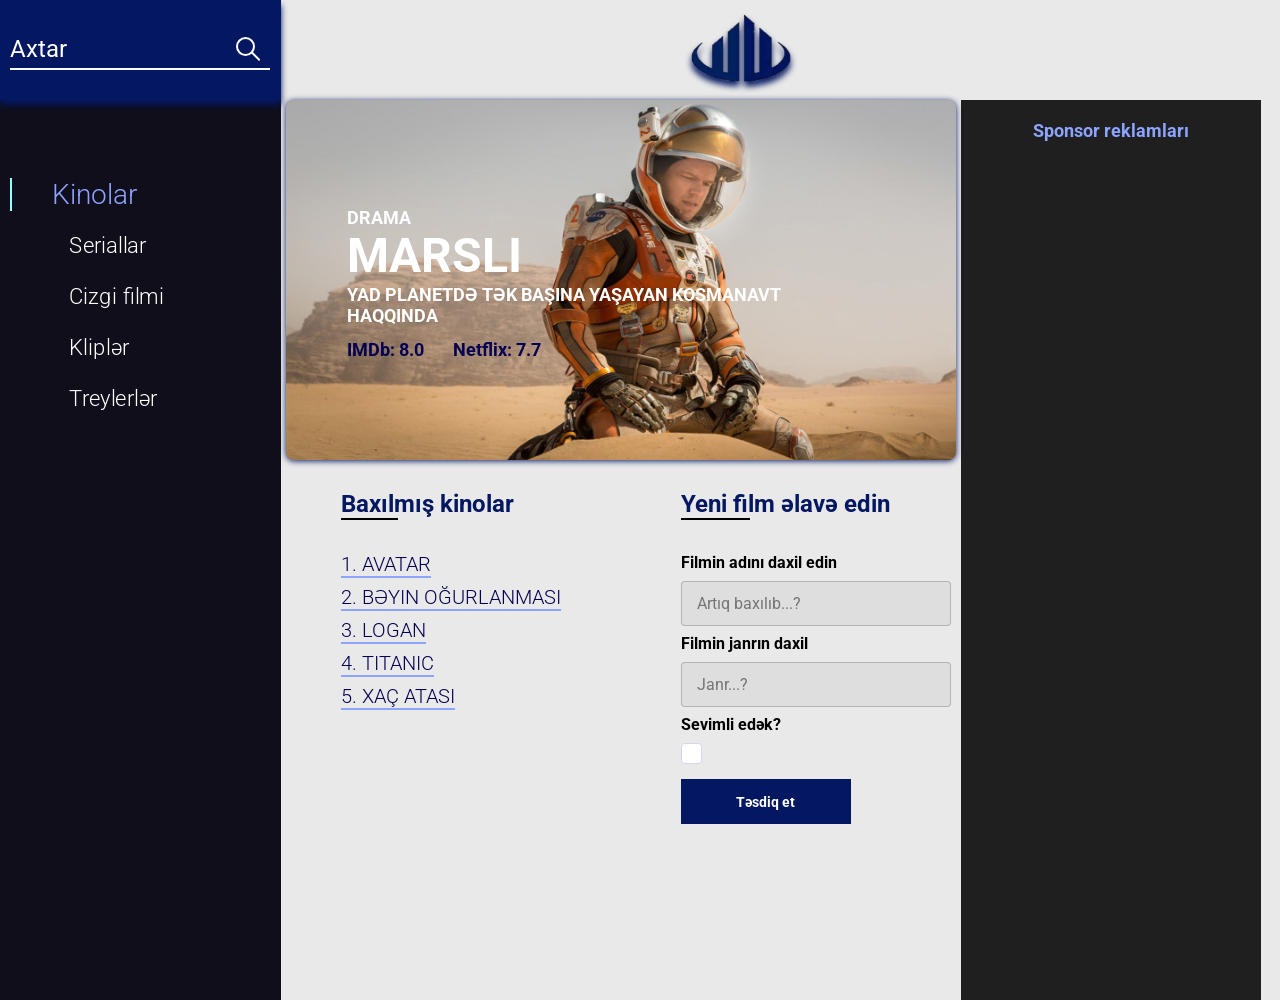
<file: index.html>
<!DOCTYPE html>
<html lang="en">

<head>
    <meta charset="UTF-8">
    <meta name="viewport" content="width=device-width, initial-scale=1.0">
    <title>JavaScript Movie DB</title>
    <link href="https://fonts.googleapis.com/css?family=Roboto:300,400,700&display=swap&subset=cyrillic-ext"
        rel="stylesheet">
    <link rel="stylesheet" href="style.css">
</head>

<body>
    <header class="header">
        <div class="header_search">
            <form action="#">
                <input type="text" placeholder="Axtar">
            </form>
        </div>
        <div class="header_logo">
            <a href="https://www.instagram.com/aspa.education_center/"> <img id="emblem" src="icons/logo.png" alt="logo"
                    width="100px">
            </a>
        </div>
    </header>
    <main class="promo">
        <div class="promo_menu">
            <nav class="promo_menu-list">
                <ul>
                    <li><a class="promo_menu-item promo_menu-item_active" href="#">Kinolar</a></li>
                    <li><div class="border"></div><a class="promo_menu-item" href="#">Seriallar</a></li>
                    <li><div class="border"></div><a class="promo_menu-item" href="#">Cizgi filmi</a></li>
                    <li><div class="border"></div><a class="promo_menu-item" href="#">Kliplər</a></li>
                    <li><div class="border"></div><a class="promo_menu-item" href="#">Treylerlər</a></li>
                </ul>
            </nav>
        </div>
        <div class="promo_content">
            <div class="promo_bg">
                <div class="promo_genre">Komediya</div>
                <div class="promo_title">MARSLI</div>
                <div class="promo_descr">YAD PLANETDƏ TƏK BAŞINA YAŞAYAN KOSMANAVT HAQQINDA</div>
                <div class="promo_ratings">
                    <span>IMDb: 8.0</span>
                    <span>Netflix: 7.7</span>
                </div>
            </div>
            <div class="promo_interactive">
                <div>
                    <div class="promo_interactive-title">Baxılmış kinolar</div>
                    <ul class="promo_interactive-list">
                        <li class="promo_interactive-item">Rembo
                            <div class="delete"></div>
                        </li>
                        <li class="promo_interactive-item">LOST
                            <div class="delete"></div>
                        </li>
                        <li class="promo_interactive-item">Vikings
                            <div class="delete"></div>
                        </li>
                        <li class="promo_interactive-item">KON TIKI
                            <div class="delete"></div>
                        </li>
                        <li class="promo_interactive-item">Black Hawk Down
                            <div class="delete"></div>
                        </li>
                    </ul>
                </div>
                <div>
                    <form class="add">
                        <div class="promo_interactive-title">Yeni film əlavə edin</div>
                        <span>Filmin adını daxil edin</span>
                        <input class="adding_input" type="text" placeholder="Artıq baxılıb...?">
                        <span>Filmin janrın daxil</span>
                        <input class="adding_input_genre" type="text" placeholder="Janr...?">
                        <span>Sevimli edək?</span>
                        <label class="checkbox path">
                            <input type="checkbox">
                            <svg viewBox="0 0 21 21">
                                <path
                                    d="M5,10.75 L8.5,14.25 L19.4,2.3 C18.8333333,1.43333333 18.0333333,1 17,1 L4,1 C2.35,1 1,2.35 1,4 L1,17 C1,18.65 2.35,20 4,20 L17,20 C18.65,20 20,18.65 20,17 L20,7.99769186">
                                </path>
                            </svg>
                        </label>
                        <button>Təsdiq et</button>
                    </form>
                </div>
            </div>
        </div>
        <div class="promo_adv">
            <div class="promo_adv-title">Sponsor reklamları</div>
            <img src="img/2.png" alt="some picture">
            <img src="img/3.png" alt="some picture">
            <img src="img/4.png" alt="some picture">
        </div>
    </main>

    <script src="script.js"></script>
</body>

</html>
</file>
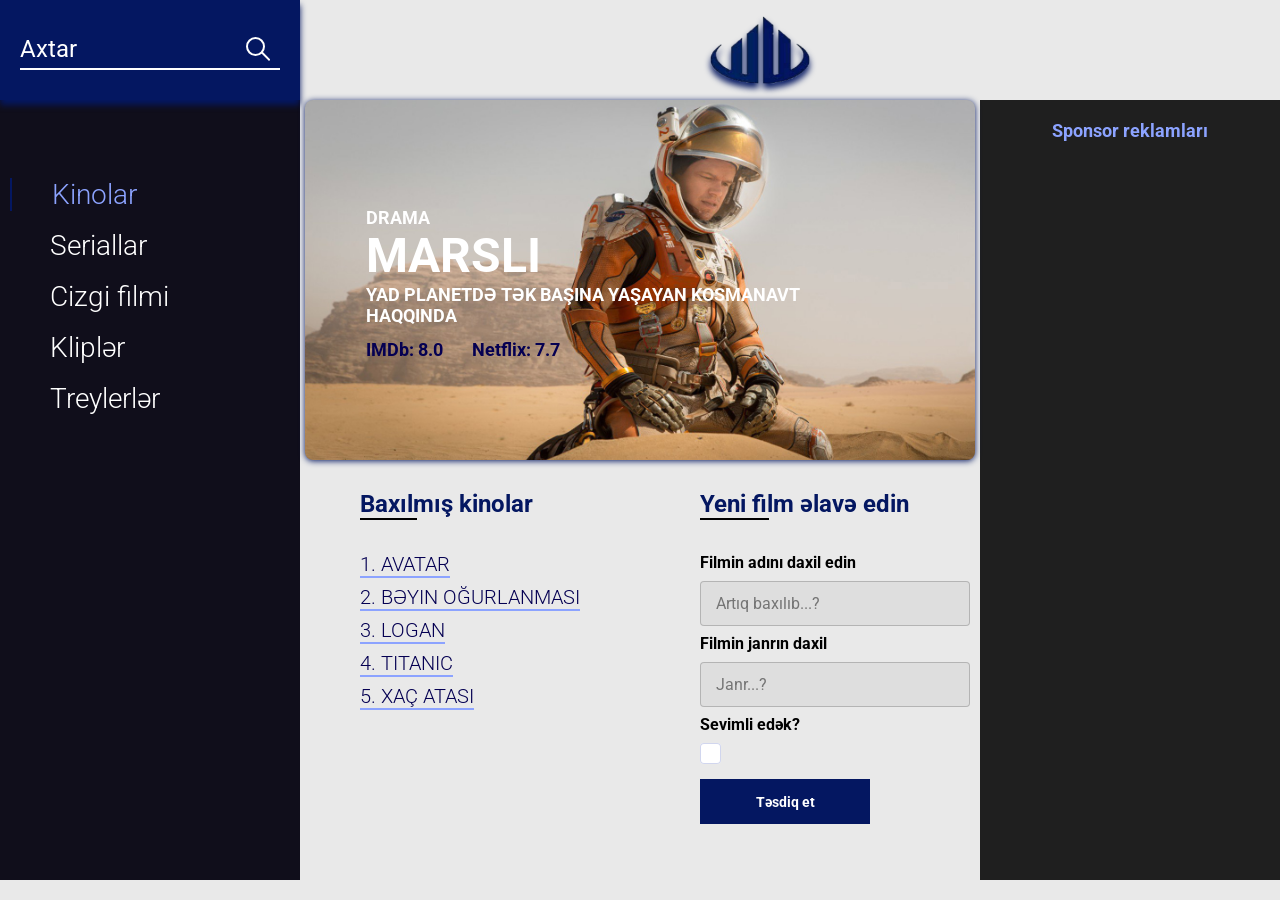
<file: ev jspro/index.html>
<!DOCTYPE html>
<html lang="en">
<head>
    <meta charset="UTF-8">
    <meta name="viewport" content="width=device-width, initial-scale=1.0">
    <title>JavaScript Movie DB</title>
    <link href="https://fonts.googleapis.com/css?family=Roboto:300,400,700&display=swap&subset=cyrillic-ext" rel="stylesheet">
    <link rel="stylesheet" href="style.css">
</head>
<body>
    <header class="header">
        <div class="header_search">
            <form action="#">
                <input type="text" placeholder="Axtar">
            </form>
        </div>
        <div class="header_logo">
            <img src="icons/logo.png" alt="logo" width="100px">
        </div>
    </header>
    <main class="promo">
        <div class="promo_menu">
            <nav class="promo_menu-list">
                <ul>
                    <li><a class="promo_menu-item promo_menu-item_active" href="#">Kinolar</a></li>
                    <li><a class="promo_menu-item" href="#">Seriallar</a></li>
                    <li><a class="promo_menu-item" href="#">Cizgi filmi</a></li>
                    <li><a class="promo_menu-item" href="#">Kliplər</a></li>
                    <li><a class="promo_menu-item" href="#">Treylerlər</a></li>
                </ul>
            </nav>
        </div>
        <div class="promo_content">
            <div class="promo_bg">
                <div class="promo_genre">Komediya</div>
                <div class="promo_title">MARSLI</div>
                <div class="promo_descr">YAD PLANETDƏ TƏK BAŞINA YAŞAYAN KOSMANAVT HAQQINDA</div>
                <div class="promo_ratings">
                    <span>IMDb: 8.0</span>
                    <span>Netflix: 7.7</span>
                </div>
            </div>
            <div class="promo_interactive">
                <div>
                    <div class="promo_interactive-title">Baxılmış kinolar</div>
                    <ul class="promo_interactive-list">
                        <li class="promo_interactive-item">Rembo
                            <div class="delete"></div>
                        </li>
                        <li class="promo_interactive-item">LOST
                            <div class="delete"></div>
                        </li>
                        <li class="promo_interactive-item">Vikings
                            <div class="delete"></div>
                        </li>
                        <li class="promo_interactive-item">KON TIKI
                            <div class="delete"></div>
                        </li>
                        <li class="promo_interactive-item">Black Hawk Down
                            <div class="delete"></div>
                        </li>
                    </ul>
                </div>
                <div>
                    <form class="add">
                        <div class="promo_interactive-title">Yeni film əlavə edin</div>
                        <span>Filmin adını daxil edin</span>
                        <input class="adding_input" type="text" placeholder="Artıq baxılıb...?">
                        <span>Filmin janrın daxil</span>
                        <input class="adding_input_genre" type="text" placeholder="Janr...?">
                        <span>Sevimli edək?</span>
                           <label class="checkbox path">
                            <input type="checkbox">
                            <svg viewBox="0 0 21 21">
                                <path d="M5,10.75 L8.5,14.25 L19.4,2.3 C18.8333333,1.43333333 18.0333333,1 17,1 L4,1 C2.35,1 1,2.35 1,4 L1,17 C1,18.65 2.35,20 4,20 L17,20 C18.65,20 20,18.65 20,17 L20,7.99769186"></path>
                            </svg>
                        </label>
                        <button>Təsdiq et</button>
                    </form>
                </div>
            </div>
        </div>
        <div class="promo_adv">
            <div class="promo_adv-title">Sponsor reklamları</div>
            <img src="img/2.png" alt="some picture">
            <img src="img/3.png" alt="some picture">
            <img src="img/4.png" alt="some picture">
        </div>
    </main>

    <script src="script.js"></script>
</body>
</html>
</file>
<file: style.css>
* {
    box-sizing: border-box;
    margin: 0;
    padding: 0;
    font-family: 'Roboto', sans-serif
}
body{ background-color: #e9e9e9;}

.header {
    display: flex;
    height: 100px;
    filter: drop-shadow(0px 5px 3px #041761);
    
}

.header_search {
    display: flex;
    justify-content: center;
    align-items: center;
    height: 100%;
    width: 31.2vh;
    background: #041761;
}

.header_search form {
    position: relative;
    width: 260px;
    height: 30px
}

.header_search form input {
    width: 100%;
    border: none;
    border-bottom: 2px solid #fff;
    background-color: transparent;
    color: #fff;
    font-size: 24px;
    line-height: 28px;
    padding-bottom: 5px;
    outline: none
}

.header_search form input::placeholder {
    color: #fff
}

.header_search form:after {
    content: '';
    display: block;
    position: absolute;
    top: 2px;
    right: 10px;
    background: url("icons/search.svg");
    width: 24px;
    height: 24px;
    /* background-size:
    background-position: center; */
}

.header_logo{
    display: flex;
    justify-content: center;
    align-items: center;
    height: 100%;
    width: calc(100% - 360px);
    /* animation-name: emblem;
    animation-iteration-count: infinite;  */
}
#emblem:hover{ animation-name: emblem;
     animation-duration: 1s;
animation-iteration-count: infinite;
}

@keyframes emblem {
0%{transform: translateY(0px);}
50%{transform: translateY(-10px);}
/* 75%{transform: translateY(-4px);} */
100%{transform: translateY(0px);}
}


.promo {
    height: 100vh;
    display: flex
}

.promo_menu {
    width: 31.2vh;
    height: 100%;
    background: #100e1b;
    padding: 60px 0 0 10px
}

.promo_menu-item {
    display: block;
    font-size: 28px;
    line-height: 33px;
    color: white;
    text-decoration: none;
    font-weight: 300;
    padding-left: 40px;
    margin-top: 18px;
    transform: scale(0.8);
}

.promo_menu-item:hover {
    color: #8ca3ff;
transform: scale(0.9);
transition: 0.3s;
animation-name: xet;
animation-duration: 0.1s;
animation-delay: 0.5s;
/* border-left: 0.5px solid #579b9b; */
animation-fill-mode: forwards;

}
@keyframes xet {
     0%{border-left: 1px solid #579b9b;} 
     25%{border-left: 1px solid #579b9b;}
    50%{border-left: 1.5px solid #579b9b;} 
    100%{border-left: 2px solid #579b9b;}
}

.promo_menu-item_active {
    border-left: 2px solid #97ffff;
    color: #8ca3ff;
    transform: scale(1);
}
.promo_menu-item_active:hover{
    transform: scale(1);
    transition: 0.3s;
}

.promo_content {
    width: calc(100% - 600px)
}

.promo_bg {
    height: 360px;
    background: url("img/mars.webp") center/cover no-repeat;
    background-position: top;
    padding: 107px 0 0 61px;
    filter: drop-shadow(0px 1px 3px #041761);
    border-radius: 8px;
    margin-left: 5px;
    margin-right: 5px;
}

.promo_genre {
    font-weight: bold;
    font-size: 18px;
    line-height: 21px;
    color: #FFFFFF;
    text-transform: uppercase
}

.promo_title {
    font-weight: bold;
    font-size: 48px;
    line-height: 56px;
    color: #FFFFFF;
    text-transform: uppercase;
}

.promo_descr {
    width: 481px;
    font-weight: bold;
    font-size: 18px;
    line-height: 21px;
    color: #FFFFFF;
    text-transform: uppercase
}

.promo_ratings {
    margin-top: 13px
}

.promo_ratings span {
    font-weight: bold;
    font-size: 18px;
    line-height: 21px;
    color: #050052;
    margin-right: 25px
}

.promo_interactive {
    display: flex
}

.promo_interactive>div {
    width: 50%;
    padding: 30px 0 0 60px
}

.promo_interactive-title {
    display: inline-block;
    font-weight: bold;
    font-size: 24px;
    line-height: 28px;
    color: #041761;
}

.promo_interactive-title:after {
    content: '';
    display: block;
    width: 33%;
    height: 2px;
    background-color: #000
}

.promo_interactive-list {
    list-style-type: none;
    margin-top: 35px;
    display: flex;
    flex-direction: column;
    align-items: flex-start
}

.promo_interactive-item {
    display: inline-block;
    position: relative;
    font-weight: 300;
    font-size: 20px;
    line-height: 18px;
    color: #050052;
    margin-bottom: 15px;
    padding-right: 40px;
    text-transform: uppercase
}

.promo_interactive-item span {
    display: block;
    position: absolute;
    left: -30px;
    top: 50%;
    transform: translateY(-50%);
    width: 20px;
    height: 20px;
    background: url("icons/Star.svg") center/cover no-repeat;
}

.promo_interactive-item:before {
    content: '';
    position: absolute;
    bottom: -5px;
    display: block;
    width: calc(100% - 40px);
    height: 2px;
    background-color: #8ca3ff
}

.promo_interactive-item:hover .delete {
    content: '';
    display: block;
    position: absolute;
    right: 0px;
    top: 50%;
    transform: translateY(-50%);
    width: 20px;
    height: 20px;
    background: url("icons/trash.png") center/cover no-repeat;
    cursor: pointer
}

.promo_interactive .add .promo_interactive-title {
    margin-bottom: 25px
}

.promo_interactive .add span {
    display: block;
    margin: 10px 0;
    font-weight: bold;
    font-size: 16px;
    line-height: 16px;
    color: #000000
}

.promo_interactive .add .yes {
    display: inline;
    margin-left: 10px
}

.promo_interactive .add input[type="text"] {
    width: 270px;
    height: 45px;
    line-height: 50px;
    font-size: 16px;
    background: rgba(196, 196, 196, 0.29);
    border: 1px solid rgba(0, 0, 0, 0.19);
    padding: 0 15px;
    outline: none;
    border-radius: 4px
}

.promo_interactive .add button {
    display: block;
    margin-top: 15px;
    width: 170px;
    height: 45px;
    background: #041761;
    font-weight: bold;
    font-size: 14px;
    line-height: 14px;
    color: #FFFFFF;
    border: none;
    outline: none;
    cursor: pointer
}

.promo_interactive .add button:active {
    transform: scale(0.95)
}

.promo_adv {
    background: #1f1f1f;
    width: 300px;
    height: 100%
}

.promo_adv-title {
    font-weight: bold;
    font-size: 18px;
    line-height: 21px;
    color: #8ca3ff;
    margin: 20px 0;
    text-align: center
}

.promo_adv img {
    width: 100%;
    margin-bottom: 10px
}

.adding_input:hover
{
    animation-name: adding_input;
    animation-duration: 0.7s;
    transform: scale(1.1);
}
@keyframes adding_input {
    0%{transform: scale(1);}
    25%{transform: scale(1.1);}
    /* 50%{transform: scale(1.2);}  */
    /* 75%{transform: scale(1.3);} */
}

.adding_input_genre:hover
{
    animation-name: adding_input_genre;
    animation-duration: 0.7s;
    transform: scale(1.1);
}
@keyframes adding_input_genre {
    0%{transform: scale(1);}
    25%{transform: scale(1.1);}
    /* 50%{transform: scale(1.2);}  */
    /* 75%{transform: scale(1.3);} */
    }   


.checkbox {
    --background: #fff;
    --border: #D1D6EE;
    --border-hover: #BBC1E1;
    --border-active: #1E2235;
    --tick: #fff;
    position: relative;
    input,
    svg {
        width: 21px;
        height: 21px;
        display: block;
    }
    input {
        -webkit-appearance: none;
        -moz-appearance: none;
        position: relative;
        outline: none;
        background: var(--background);
        border: none;
        margin: 0;
        padding: 0;
        cursor: pointer;
        border-radius: 4px;
        transition: box-shadow .3s;
        box-shadow: inset 0 0 0 var(--s, 1px) var(--b, var(--border));
        &:hover {
            --s: 2px;
            --b: var(--border-hover);
        }
        &:checked {
            --b: var(--border-active);
        }
    }
    svg {
        pointer-events: none;
        fill: none;
        stroke-width: 2px;
        stroke-linecap: round;
        stroke-linejoin: round;
        stroke: var(--stroke, var(--border-active));
        position: absolute;
        top: 0;
        left: 0;
        width: 21px;
        height: 21px;
        transform: scale(var(--scale, 1)) translateZ(0);
    }
    &.path {
        input {
            &:checked {
                --s: 2px;
                transition-delay: .4s;
                & + svg {
                    --a: 16.1 86.12;
                    --o: 102.22;
                }
            }
        }
        svg {
            stroke-dasharray: var(--a, 86.12);
            stroke-dashoffset: var(--o, 86.12);
            transition: stroke-dasharray .6s, stroke-dashoffset .6s;
        }
    }
} 

button:hover{
transform: scale(1.05);
transition: 0.3s;


}

/* .header_logo:hover {
animation-name: logo;
animation-iteration-count: infinite;
}
@keyframes logo {
    0%{margin-top: 10px;}
    100%{margin-bottom: 10px;}
} */
/* a */
</file>
<file: ev jspro/style.css>
* {
    box-sizing: border-box;
    margin: 0;
    padding: 0;
    font-family: 'Roboto', sans-serif
}
body{ background-color: #e9e9e9;}

.header {
    display: flex;
    height: 100px;
    filter: drop-shadow(0px 5px 3px #041761);
    
}

.header_search {
    display: flex;
    justify-content: center;
    align-items: center;
    height: 100%;
    width: 300px;
    background: #041761;
}

.header_search form {
    position: relative;
    width: 260px;
    height: 30px
}

.header_search form input {
    width: 100%;
    border: none;
    border-bottom: 2px solid #fff;
    background-color: transparent;
    color: #fff;
    font-size: 24px;
    line-height: 28px;
    padding-bottom: 5px;
    outline: none
}

.header_search form input::placeholder {
    color: #fff
}

.header_search form:after {
    content: '';
    display: block;
    position: absolute;
    top: 2px;
    right: 10px;
    background: url("icons/search.svg");
    width: 24px;
    height: 24px
}

.header_logo {
    display: flex;
    justify-content: center;
    align-items: center;
    height: 100%;
    width: calc(100% - 360px)
}

.promo {
    height: 780px;
    display: flex
}

.promo_menu {
    width: 300px;
    height: 100%;
    background: #100e1b;
    padding: 60px 0 0 10px
}

.promo_menu-item {
    display: block;
    font-size: 28px;
    line-height: 33px;
    color: white;
    text-decoration: none;
    font-weight: 300;
    padding-left: 40px;
    margin-top: 18px
}

.promo_menu-item:hover {
    color: #8ca3ff
}

.promo_menu-item_active {
    border-left: 2px solid #041761;
    color: #8ca3ff;
}

.promo_content {
    width: calc(100% - 600px)
}

.promo_bg {
    height: 360px;
    background: url("img/mars.webp") center/cover no-repeat;
    background-position: top;
    padding: 107px 0 0 61px;
    filter: drop-shadow(0px 1px 3px #041761);
    border-radius: 8px;
    margin-left: 5px;
    margin-right: 5px;
}

.promo_genre {
    font-weight: bold;
    font-size: 18px;
    line-height: 21px;
    color: #FFFFFF;
    text-transform: uppercase
}

.promo_title {
    font-weight: bold;
    font-size: 48px;
    line-height: 56px;
    color: #FFFFFF;
    text-transform: uppercase;
}

.promo_descr {
    width: 481px;
    font-weight: bold;
    font-size: 18px;
    line-height: 21px;
    color: #FFFFFF;
    text-transform: uppercase
}

.promo_ratings {
    margin-top: 13px
}

.promo_ratings span {
    font-weight: bold;
    font-size: 18px;
    line-height: 21px;
    color: #050052;
    margin-right: 25px
}

.promo_interactive {
    display: flex
}

.promo_interactive>div {
    width: 50%;
    padding: 30px 0 0 60px
}

.promo_interactive-title {
    display: inline-block;
    font-weight: bold;
    font-size: 24px;
    line-height: 28px;
    color: #041761;
}

.promo_interactive-title:after {
    content: '';
    display: block;
    width: 33%;
    height: 2px;
    background-color: #000
}

.promo_interactive-list {
    list-style-type: none;
    margin-top: 35px;
    display: flex;
    flex-direction: column;
    align-items: flex-start
}

.promo_interactive-item {
    display: inline-block;
    position: relative;
    font-weight: 300;
    font-size: 20px;
    line-height: 18px;
    color: #050052;
    margin-bottom: 15px;
    padding-right: 40px;
    text-transform: uppercase
}

.promo_interactive-item span {
    display: block;
    position: absolute;
    left: -30px;
    top: 50%;
    transform: translateY(-50%);
    width: 20px;
    height: 20px;
    background: url("icons/Star.svg") center/cover no-repeat;
}

.promo_interactive-item:before {
    content: '';
    position: absolute;
    bottom: -5px;
    display: block;
    width: calc(100% - 40px);
    height: 2px;
    background-color: #8ca3ff
}

.promo_interactive-item:hover .delete {
    content: '';
    display: block;
    position: absolute;
    right: 0px;
    top: 50%;
    transform: translateY(-50%);
    width: 20px;
    height: 20px;
    background: url("icons/trash.png") center/cover no-repeat;
    cursor: pointer
}

.promo_interactive .add .promo_interactive-title {
    margin-bottom: 25px
}

.promo_interactive .add span {
    display: block;
    margin: 10px 0;
    font-weight: bold;
    font-size: 16px;
    line-height: 16px;
    color: #000000
}

.promo_interactive .add .yes {
    display: inline;
    margin-left: 10px
}

.promo_interactive .add input[type="text"] {
    width: 270px;
    height: 45px;
    line-height: 50px;
    font-size: 16px;
    background: rgba(196, 196, 196, 0.29);
    border: 1px solid rgba(0, 0, 0, 0.19);
    padding: 0 15px;
    outline: none;
    border-radius: 4px
}

.promo_interactive .add button {
    display: block;
    margin-top: 15px;
    width: 170px;
    height: 45px;
    background: #041761;
    font-weight: bold;
    font-size: 14px;
    line-height: 14px;
    color: #FFFFFF;
    border: none;
    outline: none;
    cursor: pointer
}

.promo_interactive .add button:active {
    transform: scale(0.95)
}

.promo_adv {
    background: #1f1f1f;
    width: 300px;
    height: 100%
}

.promo_adv-title {
    font-weight: bold;
    font-size: 18px;
    line-height: 21px;
    color: #8ca3ff;
    margin: 20px 0;
    text-align: center
}

.promo_adv img {
    width: 100%;
    margin-bottom: 10px
}

.adding_input:hover
{
    animation-name: adding_input;
    animation-duration: 0.8s;
    transform: scale(1.1);
}
@keyframes adding_input {
    0%{}
    25%{transform: scale(1);}
    /* 50%{transform: scale(1.2);}  */
    /* 75%{transform: scale(1.3);} */
    100%{transform: scale(1.1);}   
}

.adding_input_genre:hover
{
    animation-name: adding_input_genre;
    animation-duration: 0.8s;
    transform: scale(1.1);
}
@keyframes adding_input_genre {
    0%{}
    25%{transform: scale(1);}
    /* 50%{transform: scale(1.2);}  */
    /* 75%{transform: scale(1.3);} */
    100%{transform: scale(1.1);}   
}

.checkbox {
    --background: #fff;
    --border: #D1D6EE;
    --border-hover: #BBC1E1;
    --border-active: #1E2235;
    --tick: #fff;
    position: relative;
    input,
    svg {
        width: 21px;
        height: 21px;
        display: block;
    }
    input {
        -webkit-appearance: none;
        -moz-appearance: none;
        position: relative;
        outline: none;
        background: var(--background);
        border: none;
        margin: 0;
        padding: 0;
        cursor: pointer;
        border-radius: 4px;
        transition: box-shadow .3s;
        box-shadow: inset 0 0 0 var(--s, 1px) var(--b, var(--border));
        &:hover {
            --s: 2px;
            --b: var(--border-hover);
        }
        &:checked {
            --b: var(--border-active);
        }
    }
    svg {
        pointer-events: none;
        fill: none;
        stroke-width: 2px;
        stroke-linecap: round;
        stroke-linejoin: round;
        stroke: var(--stroke, var(--border-active));
        position: absolute;
        top: 0;
        left: 0;
        width: 21px;
        height: 21px;
        transform: scale(var(--scale, 1)) translateZ(0);
    }
    &.path {
        input {
            &:checked {
                --s: 2px;
                transition-delay: .4s;
                & + svg {
                    --a: 16.1 86.12;
                    --o: 102.22;
                }
            }
        }
        svg {
            stroke-dasharray: var(--a, 86.12);
            stroke-dashoffset: var(--o, 86.12);
            transition: stroke-dasharray .6s, stroke-dashoffset .6s;
        }
    }
} 

button:hover{
transform: scale(1.05);
transition: 0.3s;


}
</file>
